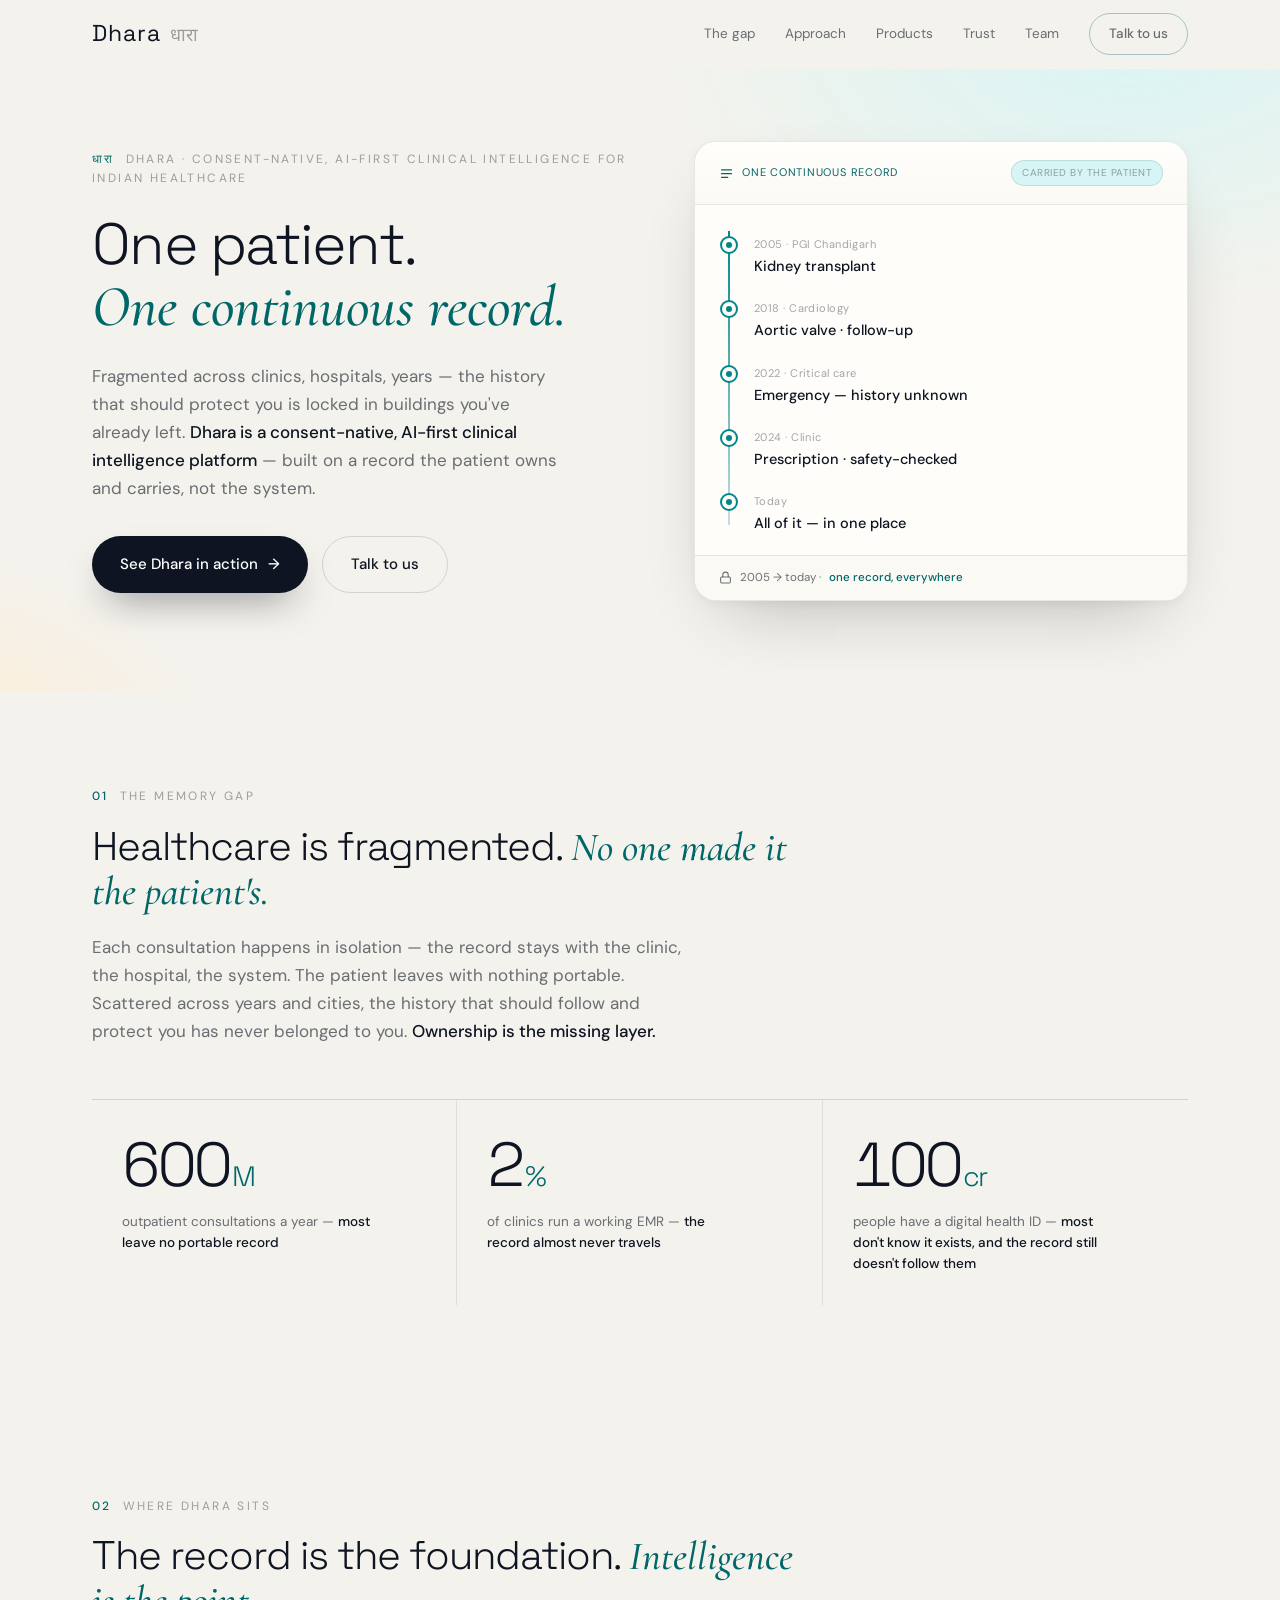
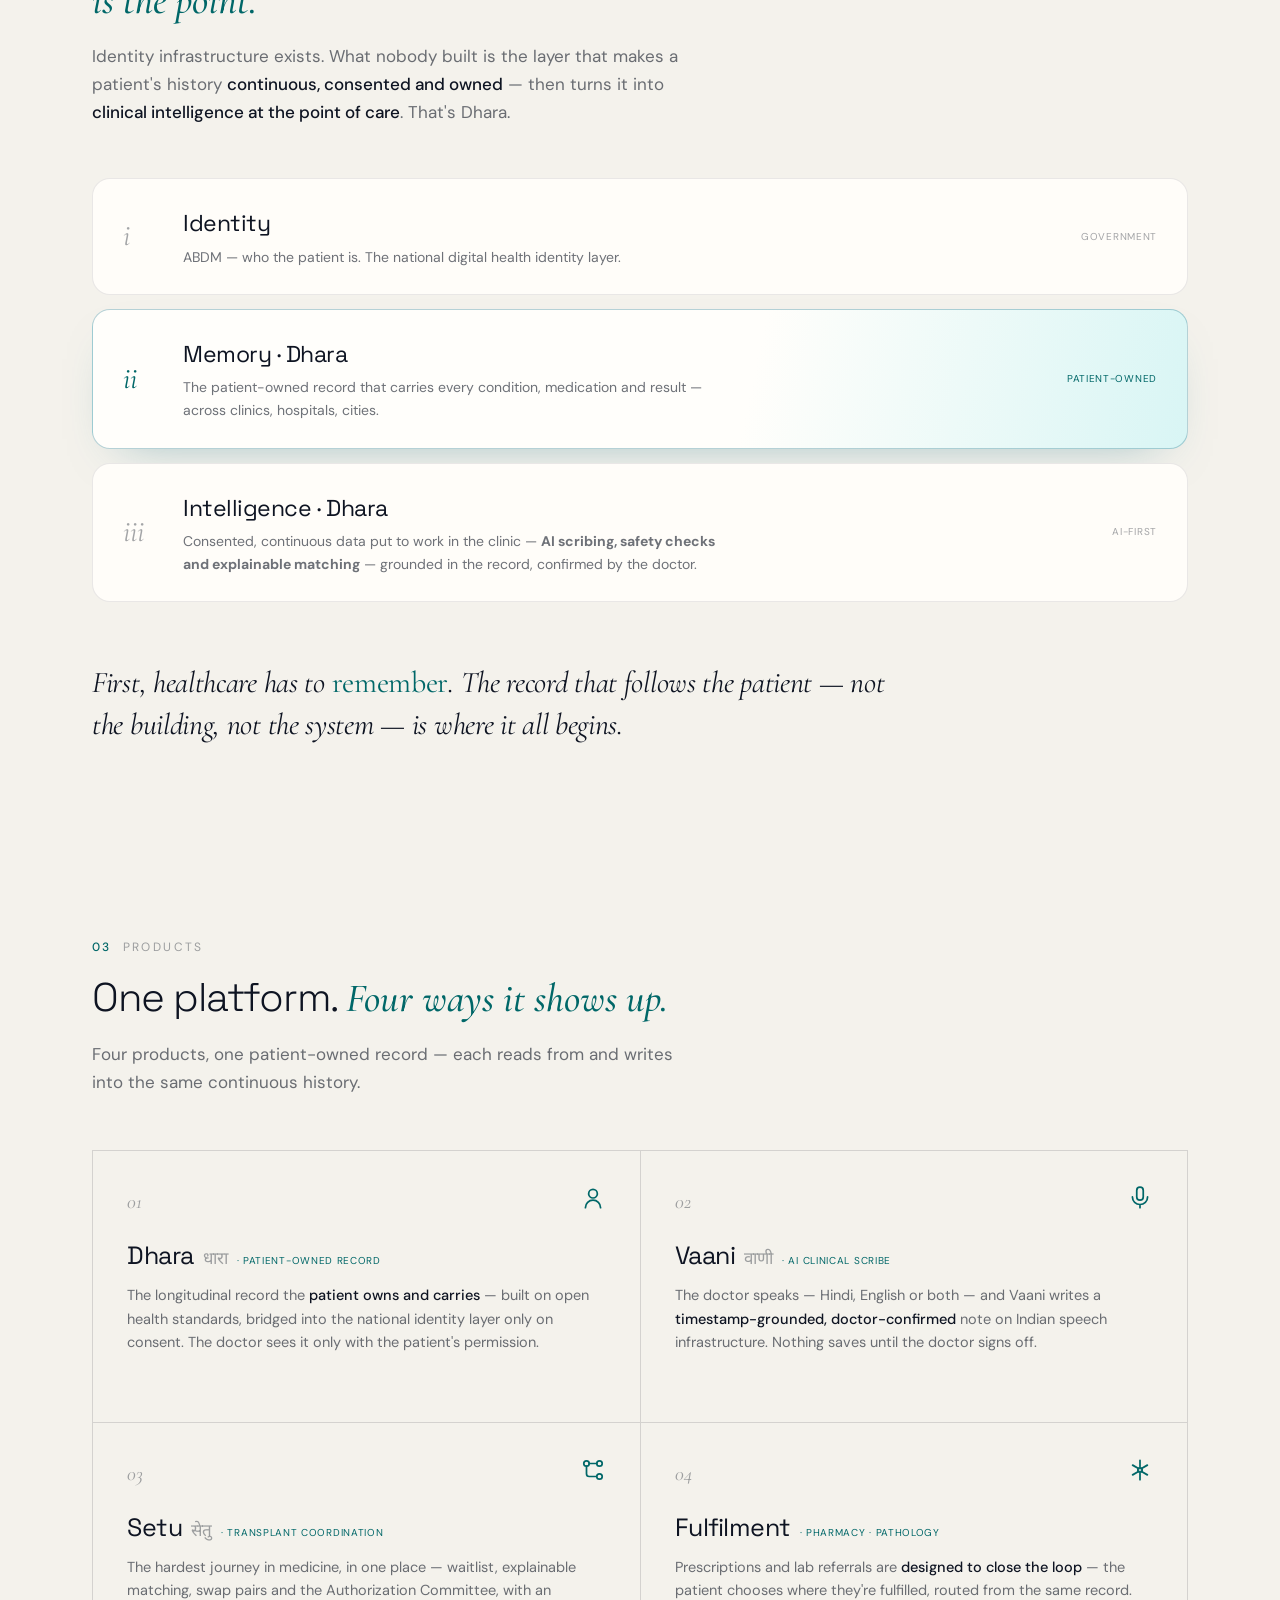
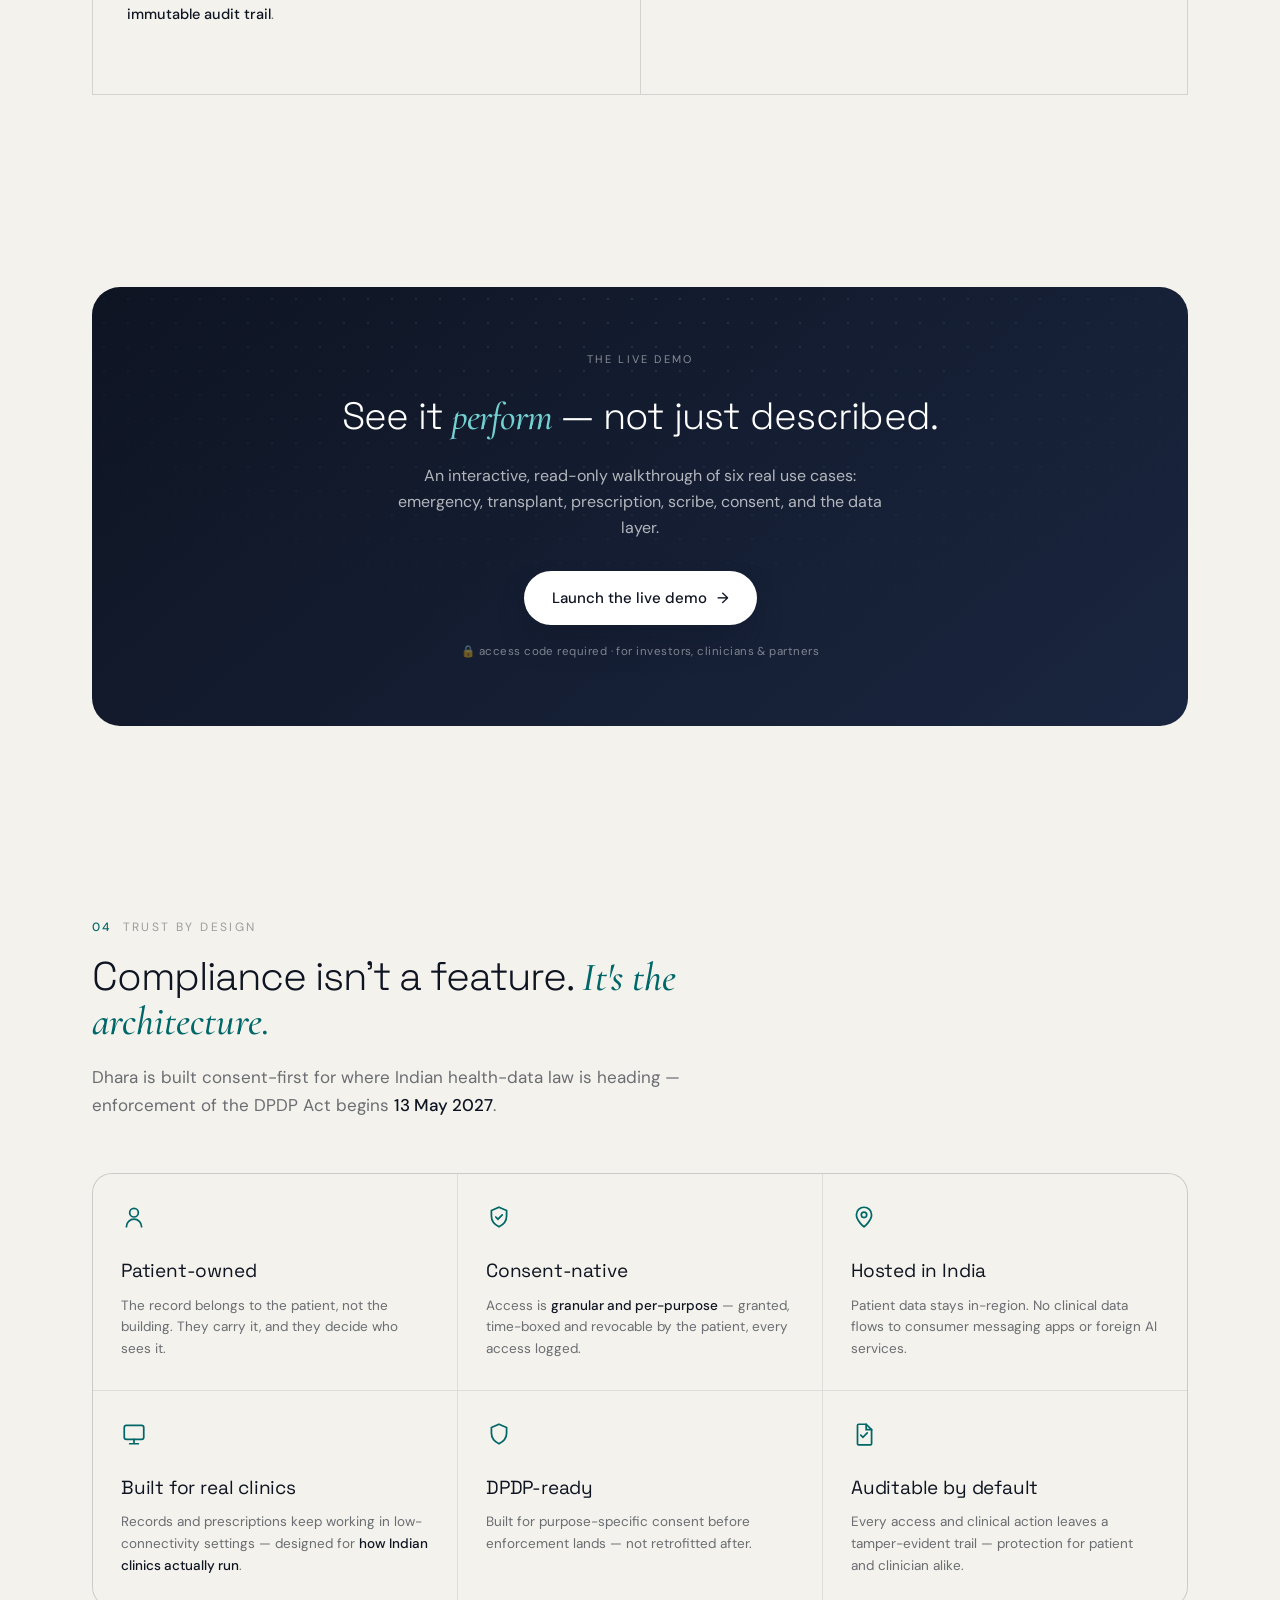
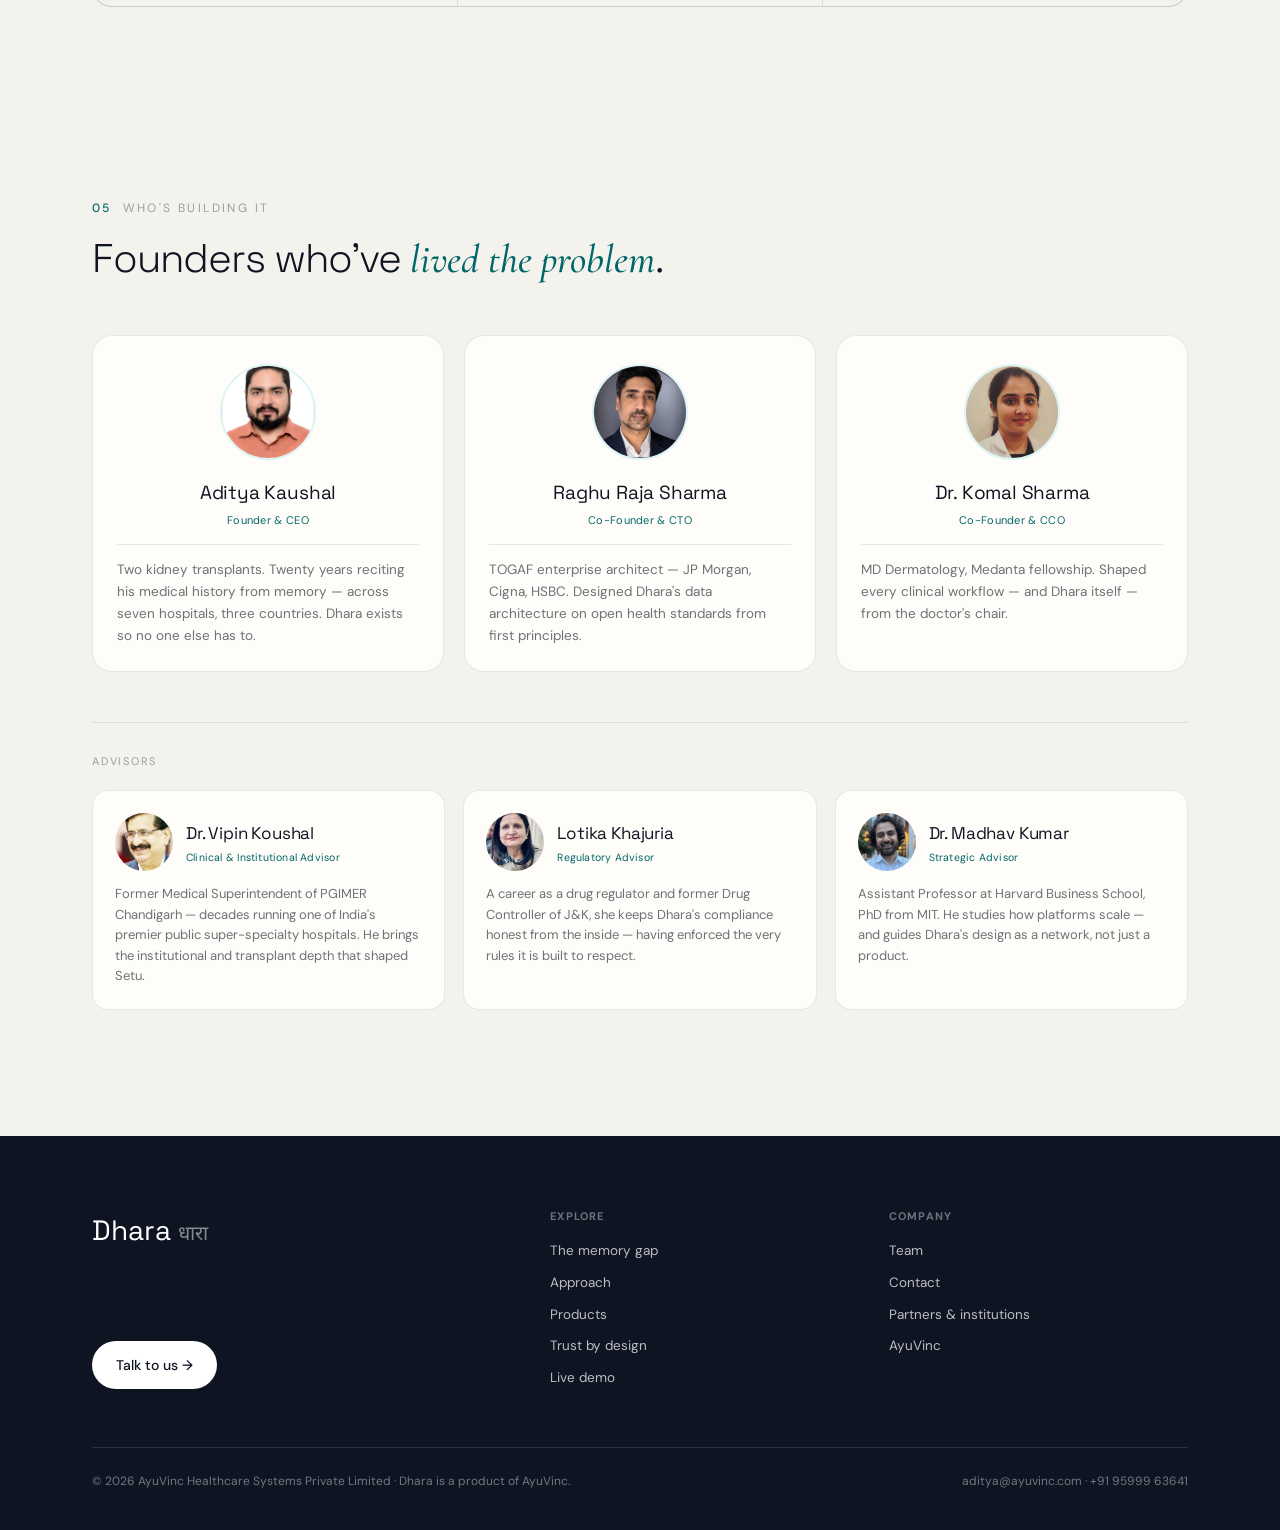
<file: index.html>
<!DOCTYPE html>
<html lang="en">
<head>
<meta charset="UTF-8">
<meta name="viewport" content="width=device-width, initial-scale=1.0">
<title>Dhara — a consent-native, AI-first clinical intelligence platform for Indian healthcare · by AyuVinc</title>
<meta name="description" content="Dhara is a consent-native, AI-first clinical intelligence platform for Indian healthcare — built on a patient-owned, continuous record.">
<link rel="canonical" href="https://www.ayuvinc.com/">
<meta name="robots" content="index, follow">
<meta name="theme-color" content="#0e1422">

<!-- Icons & PWA -->
<link rel="icon" href="favicon.ico" sizes="any">
<link rel="icon" type="image/png" sizes="32x32" href="favicon-32.png">
<link rel="icon" type="image/png" sizes="16x16" href="favicon-16.png">
<link rel="apple-touch-icon" href="images/apple-touch-icon.png">
<link rel="manifest" href="manifest.webmanifest">
<meta name="application-name" content="AyuVinc">
<meta name="apple-mobile-web-app-capable" content="yes">
<meta name="mobile-web-app-capable" content="yes">
<meta name="apple-mobile-web-app-status-bar-style" content="black-translucent">
<meta name="apple-mobile-web-app-title" content="AyuVinc">

<!-- Open Graph -->
<meta property="og:type" content="website">
<meta property="og:site_name" content="Dhara by AyuVinc">
<meta property="og:title" content="Dhara — a consent-native, AI-first clinical intelligence platform for Indian healthcare">
<meta property="og:description" content="Built on a patient-owned, continuous record — a record the patient owns and carries, not the building.">
<meta property="og:url" content="https://www.ayuvinc.com/">
<meta property="og:image" content="https://www.ayuvinc.com/images/og-cover.png">
<meta property="og:image:width" content="2400">
<meta property="og:image:height" content="1260">
<meta property="og:image:alt" content="Dhara — a consent-native, AI-first clinical intelligence platform for Indian healthcare">
<meta property="og:locale" content="en_IN">

<!-- Twitter -->
<meta name="twitter:card" content="summary_large_image">
<meta name="twitter:title" content="Dhara — a consent-native, AI-first clinical intelligence platform for Indian healthcare">
<meta name="twitter:description" content="Built on a patient-owned, continuous record — a record the patient owns and carries, not the building.">
<meta name="twitter:image" content="https://www.ayuvinc.com/images/og-cover.png">

<!-- Structured data -->
<script type="application/ld+json">
{
  "@context": "https://schema.org",
  "@graph": [
    {
      "@type": "Organization",
      "@id": "https://www.ayuvinc.com/#organization",
      "name": "AyuVinc Healthcare Systems",
      "url": "https://www.ayuvinc.com/",
      "logo": "https://www.ayuvinc.com/images/og-cover.png",
      "email": "aditya@ayuvinc.com",
      "telephone": "+91-95999-63641"
    },
    {
      "@type": "WebSite",
      "@id": "https://www.ayuvinc.com/#website",
      "url": "https://www.ayuvinc.com/",
      "name": "Dhara by AyuVinc",
      "publisher": { "@id": "https://www.ayuvinc.com/#organization" }
    },
    {
      "@type": "SoftwareApplication",
      "name": "Dhara",
      "applicationCategory": "HealthApplication",
      "operatingSystem": "Web",
      "url": "https://www.ayuvinc.com/",
      "publisher": { "@id": "https://www.ayuvinc.com/#organization" },
      "description": "Dhara is a consent-native, AI-first clinical intelligence platform for Indian healthcare, built on a patient-owned, continuous record."
    }
  ]
}
</script>
<link rel="preconnect" href="https://fonts.googleapis.com">
<link href="https://fonts.googleapis.com/css2?family=Space+Grotesk:wght@300;400;500&family=DM+Sans:wght@400;500&family=Noto+Sans+Devanagari:wght@300;400&family=Cormorant+Garamond:ital,wght@0,400;0,500;1,400;1,500&display=swap" rel="stylesheet">
<style>
*{margin:0;padding:0;box-sizing:border-box;}
:root{
  --ink:#0e1422; --ink-2:rgba(14,20,34,0.60); --ink-3:rgba(14,20,34,0.38);
  --paper:#f4f2ec; --paper-2:#ece8df; --card:#fffdf9;
  --teal:oklch(56% 0.11 195); --teal-deep:oklch(45% 0.11 195); --teal-soft:oklch(95% 0.03 195);
  --amber:oklch(70% 0.14 70); --amber-deep:oklch(54% 0.13 62); --amber-soft:oklch(95% 0.05 75);
  --rose:oklch(56% 0.17 25); --rose-soft:oklch(95% 0.04 25);
  --line:rgba(14,20,34,0.09); --line-2:rgba(14,20,34,0.14);
  --sans:'Space Grotesk',sans-serif; --mono:'DM Sans',sans-serif; --dv:'Noto Sans Devanagari',sans-serif; --serif:'Cormorant Garamond',serif;
  --shadow:0 30px 70px -34px rgba(14,20,34,0.32), 0 3px 10px rgba(14,20,34,0.04);
}
html{scroll-behavior:smooth;}
body{font-family:var(--mono);color:var(--ink);-webkit-font-smoothing:antialiased;line-height:1.62;overflow-x:hidden;
  background:var(--paper);}
::selection{background:oklch(85% 0.06 195);}
h1,h2,h3{font-family:var(--sans);font-weight:400;letter-spacing:-0.022em;}
a{color:inherit;text-decoration:none;}
.wrap{max-width:1160px;margin:0 auto;padding:0 32px;}
.serif{font-family:var(--serif);font-style:italic;}
.label{font-family:var(--mono);font-size:12px;letter-spacing:0.2em;text-transform:uppercase;color:var(--ink-3);}
.label .no{color:var(--teal-deep);font-weight:500;}

/* nav */
nav{position:sticky;top:0;z-index:100;backdrop-filter:blur(12px);background:rgba(244,242,236,0.72);border-bottom:1px solid transparent;transition:all .3s;}
nav.scrolled{background:rgba(244,242,236,0.94);border-bottom-color:var(--line);}
.nav-in{max-width:1160px;margin:0 auto;height:68px;display:flex;align-items:center;justify-content:space-between;padding:0 32px;}
.logo{display:flex;align-items:baseline;gap:9px;}
.logo .en{font-family:var(--sans);font-size:23px;letter-spacing:0.04em;}
.logo .dv{font-family:var(--dv);font-size:18px;color:var(--ink-3);}
.nav-links{display:flex;align-items:center;gap:30px;}
.nav-links a{font-size:13.5px;color:var(--ink-2);transition:color .15s;}
.nav-links a:hover{color:var(--teal-deep);}
.nav-cta{font-family:var(--mono);font-size:13px;font-weight:500;color:var(--teal-deep);background:none;border:1.5px solid rgba(40,120,140,.38);padding:9px 19px;border-radius:30px;transition:all .2s;}
.nav-cta:hover{background:var(--teal-soft);border-color:var(--teal-deep);transform:translateY(-1px);}
@media(max-width:880px){.nav-links a:not(.nav-cta){display:none;}}

/* buttons */
.btn{display:inline-flex;align-items:center;gap:10px;font-family:var(--mono);font-size:15px;font-weight:500;padding:15px 28px;border-radius:32px;cursor:pointer;transition:all .2s;border:none;}
.btn-p{color:#fff;background:var(--ink);box-shadow:0 18px 38px -16px rgba(14,20,34,.55);}
.btn-p:hover{transform:translateY(-2px);background:var(--teal-deep);box-shadow:0 24px 46px -16px rgba(40,120,140,.6);}
.btn-g{color:var(--ink);background:none;border:1px solid var(--line-2);}
.btn-g:hover{border-color:var(--ink);}
.btn .ar{transition:transform .2s;} .btn:hover .ar{transform:translateX(5px);}

/* hero */
.hero{position:relative;padding:72px 0 90px;overflow:hidden;}
.hero::before{content:'';position:absolute;inset:0;z-index:-2;background:
  radial-gradient(820px 480px at 88% -6%,var(--teal-soft),transparent 58%),
  radial-gradient(700px 480px at -10% 118%,var(--amber-soft),transparent 52%);}
.hero-grid{display:grid;grid-template-columns:1.05fr 0.95fr;gap:56px;align-items:center;}
.hero .over{margin-bottom:26px;}
.hero h1{font-size:58px;line-height:1.05;letter-spacing:-0.03em;margin-bottom:24px;font-weight:300;}
.hero h1 b{font-weight:500;}
.hero h1 .accent{color:var(--teal-deep);font-style:italic;font-family:var(--serif);font-weight:500;letter-spacing:0;}
.tagline{font-family:var(--serif);font-size:25px;font-style:italic;color:var(--ink);margin-bottom:22px;padding-left:18px;border-left:2px solid var(--teal);}
.hero .sub{font-size:17px;line-height:1.65;color:var(--ink-2);max-width:480px;margin-bottom:34px;}
.hero .sub b{color:var(--ink);font-weight:500;}
.hero-cta{display:flex;gap:14px;flex-wrap:wrap;}
@media(max-width:920px){.hero-grid{grid-template-columns:1fr;gap:44px;}.hero h1{font-size:46px;}}
@media(max-width:520px){.hero h1{font-size:38px;}}

/* continuous-record artifact */
.rec-card{background:var(--card);border:1px solid var(--line);border-radius:22px;box-shadow:var(--shadow);overflow:hidden;}
.rec-head{display:flex;align-items:center;justify-content:space-between;padding:18px 24px;border-bottom:1px solid var(--line);background:linear-gradient(180deg,#fffefb,#fbf9f4);}
.rec-head .rh-t{font-family:var(--mono);font-size:11px;letter-spacing:0.07em;text-transform:uppercase;color:var(--teal-deep);display:flex;align-items:center;gap:8px;}
.rec-head .rh-b{font-family:var(--mono);font-size:10px;letter-spacing:0.05em;text-transform:uppercase;color:var(--ink-3);background:var(--teal-soft);border:1px solid rgba(40,120,140,.18);border-radius:20px;padding:4px 10px;}
.timeline{padding:20px 24px 8px;position:relative;}
.timeline::before{content:'';position:absolute;left:33px;top:26px;bottom:30px;width:2px;background:linear-gradient(180deg,var(--teal),rgba(40,120,140,.25));}
.tl{display:flex;gap:16px;align-items:flex-start;padding:11px 0;position:relative;opacity:0;transform:translateX(-8px);}
.tl.in{opacity:1;transform:none;transition:all .5s ease;}
.tl-dot{width:18px;height:18px;border-radius:50%;background:var(--card);border:2px solid var(--teal);margin-left:1px;flex-shrink:0;position:relative;z-index:1;display:flex;align-items:center;justify-content:center;}
.tl-dot::after{content:'';width:6px;height:6px;border-radius:50%;background:var(--teal);}
.tl-y{font-family:var(--mono);font-size:11px;color:var(--ink-3);letter-spacing:.04em;}
.tl-e{font-size:14.5px;color:var(--ink);font-weight:500;margin-top:1px;}
.rec-foot{padding:13px 24px;border-top:1px solid var(--line);background:#fbf9f4;font-family:var(--mono);font-size:11.5px;color:var(--ink-2);display:flex;align-items:center;gap:8px;}
.rec-foot b{color:var(--teal-deep);font-weight:500;}

/* section scaffold */
section{padding:96px 0;}
.sec-head{max-width:720px;margin-bottom:8px;}
.sec-head .label{margin-bottom:18px;display:block;}
.sec-h{font-size:40px;line-height:1.1;font-weight:300;letter-spacing:-0.025em;margin-bottom:20px;}
.sec-h b{font-weight:500;}
.sec-h .accent{font-family:var(--serif);font-style:italic;color:var(--teal-deep);font-weight:500;letter-spacing:0;}
.sec-lede{font-size:17px;color:var(--ink-2);max-width:600px;line-height:1.65;}
.sec-lede b{color:var(--ink);font-weight:500;}
.reveal{opacity:0;transform:translateY(26px);transition:opacity .8s cubic-bezier(.2,.6,.2,1),transform .8s cubic-bezier(.2,.6,.2,1);}
.reveal.in{opacity:1;transform:none;}

/* problem — editorial stat row */
.statrow{display:grid;grid-template-columns:repeat(3,1fr);margin-top:54px;border-top:1px solid var(--line-2);}
.stat{padding:34px 30px 30px;border-right:1px solid var(--line);}
.stat:last-child{border-right:none;}
.stat .n{font-family:var(--sans);font-size:62px;font-weight:300;color:var(--ink);line-height:1;letter-spacing:-0.03em;font-variant-numeric:tabular-nums;}
.stat .n .u{font-size:28px;color:var(--teal-deep);margin-left:2px;}
.stat .l{font-size:13.5px;color:var(--ink-2);margin-top:16px;line-height:1.55;max-width:250px;}
.stat .l b{color:var(--ink);font-weight:500;}
@media(max-width:760px){.statrow{grid-template-columns:1fr;}.stat{border-right:none;border-bottom:1px solid var(--line);}.stat .n{font-size:52px;}}

/* approach — spine of layers */
.layers{margin-top:52px;position:relative;}
.layer{display:grid;grid-template-columns:auto 1fr auto;gap:26px;align-items:center;padding:26px 30px;border:1px solid var(--line);border-radius:18px;background:var(--card);margin-bottom:14px;transition:all .28s;position:relative;}
.layer:hover{transform:translateX(8px);box-shadow:var(--shadow);}
.layer.memory{border-color:rgba(40,120,140,.34);background:linear-gradient(102deg,#fffefb 60%,var(--teal-soft));box-shadow:0 20px 50px -30px rgba(40,120,140,.5);}
.layer .ln{font-family:var(--serif);font-size:30px;font-style:italic;color:var(--ink-3);width:34px;}
.layer.memory .ln{color:var(--teal-deep);}
.layer .lt{font-family:var(--sans);font-size:23px;letter-spacing:-0.02em;}
.layer .ld{font-size:14px;color:var(--ink-2);margin-top:3px;max-width:560px;}
.layer .own{font-family:var(--mono);font-size:10px;letter-spacing:0.07em;text-transform:uppercase;color:var(--ink-3);white-space:nowrap;}
.layer.memory .own{color:var(--teal-deep);}
@media(max-width:680px){.layer{grid-template-columns:auto 1fr;gap:16px;}.layer .own{display:none;}}
.pullquote{font-family:var(--serif);font-style:italic;font-size:30px;line-height:1.4;color:var(--ink);max-width:820px;margin-top:60px;letter-spacing:-0.01em;}
.pullquote .hl{color:var(--teal-deep);font-style:normal;}

/* products */
.prod-grid{display:grid;grid-template-columns:repeat(2,1fr);gap:0;margin-top:54px;border-top:1px solid var(--line-2);border-left:1px solid var(--line-2);}
.prod{padding:34px 34px 30px;border-right:1px solid var(--line-2);border-bottom:1px solid var(--line-2);transition:background .25s;position:relative;}
.prod:hover{background:var(--card);}
.prod .pix{display:flex;align-items:center;justify-content:space-between;margin-bottom:16px;}
.prod .pno{font-family:var(--serif);font-style:italic;font-size:20px;color:var(--ink-3);}
.prod .picon{color:var(--teal-deep);}
.prod .pname{display:flex;align-items:baseline;gap:9px;margin-bottom:9px;}
.prod .pname .en{font-family:var(--sans);font-size:25px;letter-spacing:-0.02em;}
.prod .pname .dv{font-family:var(--dv);font-size:17px;color:var(--ink-3);}
.prod .ptag{font-family:var(--mono);font-size:10px;letter-spacing:.07em;text-transform:uppercase;color:var(--teal-deep);}
.prod .pd{font-size:14.5px;color:var(--ink-2);line-height:1.6;}
.prod .pd b{color:var(--ink);font-weight:500;}
.prod .plink{font-family:var(--mono);font-size:12.5px;color:var(--teal-deep);margin-top:16px;display:inline-flex;align-items:center;gap:7px;opacity:0;transform:translateX(-4px);transition:all .25s;}
.prod:hover .plink{opacity:1;transform:none;}
@media(max-width:720px){.prod-grid{grid-template-columns:1fr;}}

/* demo band */
.demo-band{position:relative;background:linear-gradient(140deg,#0e1422,#1a2640);border-radius:28px;padding:64px 54px;text-align:center;color:#fff;overflow:hidden;}
.demo-band::after{content:'';position:absolute;inset:0;background-image:radial-gradient(rgba(120,200,210,.16) 1.1px,transparent 1.2px);background-size:24px 24px;mask-image:radial-gradient(70% 90% at 50% 0%,#000,transparent);-webkit-mask-image:radial-gradient(70% 90% at 50% 0%,#000,transparent);}
.demo-band .dlabel{position:relative;font-family:var(--mono);font-size:11px;letter-spacing:0.2em;text-transform:uppercase;color:rgba(255,255,255,.5);margin-bottom:18px;}
.demo-band h2{font-size:38px;font-weight:300;color:#fff;margin-bottom:14px;position:relative;letter-spacing:-0.02em;}
.demo-band h2 .accent{font-family:var(--serif);font-style:italic;color:oklch(80% 0.09 195);font-weight:500;}
.demo-band p{color:rgba(255,255,255,.68);font-size:16px;max-width:500px;margin:0 auto 30px;position:relative;}
.demo-band .btn{position:relative;}
.demo-band .btn-p{background:#fff;color:var(--ink);}
.demo-band .btn-p:hover{background:oklch(92% 0.04 195);}
.demo-band .note{font-family:var(--mono);font-size:11.5px;color:rgba(255,255,255,.45);margin-top:18px;position:relative;letter-spacing:.04em;}

/* trust */
.trust-grid{display:grid;grid-template-columns:repeat(3,1fr);gap:1px;margin-top:54px;background:var(--line);border:1px solid var(--line);border-radius:20px;overflow:hidden;}
.tcard{background:var(--paper);padding:30px 28px;transition:background .25s;}
.tcard:hover{background:var(--card);}
.tcard .ic{color:var(--teal-deep);margin-bottom:18px;}
.tcard .th{font-family:var(--sans);font-size:19px;margin-bottom:8px;letter-spacing:-0.01em;}
.tcard .td{font-size:13.5px;color:var(--ink-2);line-height:1.6;}
.tcard .td b{color:var(--ink);font-weight:500;}
@media(max-width:760px){.trust-grid{grid-template-columns:1fr;}}

/* govt stack */
.stack{display:flex;align-items:stretch;gap:0;margin-top:54px;border:1px solid var(--line-2);border-radius:18px;overflow:hidden;}
.scol{flex:1;padding:26px 20px;text-align:center;border-right:1px solid var(--line);transition:background .25s;}
.scol:last-child{border-right:none;}
.scol.us{background:linear-gradient(180deg,var(--teal-soft),#fffefb);}
.scol .sk{font-family:var(--mono);font-size:10px;letter-spacing:.1em;text-transform:uppercase;color:var(--ink-3);}
.scol.us .sk{color:var(--teal-deep);}
.scol .sn{font-family:var(--sans);font-size:20px;margin:7px 0 5px;letter-spacing:-0.01em;}
.scol.us .sn{color:var(--teal-deep);}
.scol .sd{font-size:11.5px;color:var(--ink-2);line-height:1.45;}
@media(max-width:760px){.stack{flex-wrap:wrap;}.scol{flex:1 1 40%;border-bottom:1px solid var(--line);}}

/* team */
.team-grid{display:grid;grid-template-columns:repeat(3,1fr);gap:20px;margin-top:54px;}
.founder-card{background:var(--card);border:1px solid var(--line);border-radius:20px;padding:28px 24px 24px;transition:box-shadow .25s;}
.founder-card:hover{box-shadow:var(--shadow);}
.founder-card img{width:96px;height:96px;border-radius:50%;object-fit:cover;display:block;margin:0 auto 18px;filter:grayscale(0.15);transition:filter .3s;border:2px solid var(--teal-soft);}
.founder-card:hover img{filter:none;}
.founder-card .mn{font-family:var(--sans);font-size:19px;letter-spacing:-0.01em;text-align:center;}
.founder-card .mr{font-family:var(--mono);font-size:11px;color:var(--teal-deep);margin:4px 0 14px;letter-spacing:.03em;text-align:center;}
.founder-card .mb{font-size:13.5px;color:var(--ink-2);line-height:1.62;border-top:1px solid var(--line);padding-top:14px;}
.adv-label{font-family:var(--mono);font-size:11px;letter-spacing:.16em;text-transform:uppercase;color:var(--ink-3);margin-top:50px;padding-top:30px;border-top:1px solid var(--line);}
.adv-grid{display:grid;grid-template-columns:repeat(3,1fr);gap:18px;margin-top:20px;}
.adv{background:var(--card);border:1px solid var(--line);border-radius:16px;padding:22px;transition:box-shadow .25s;}
.adv:hover{box-shadow:var(--shadow);}
.adv-top{display:flex;align-items:center;gap:13px;margin-bottom:13px;}
.adv img{width:58px;height:58px;border-radius:50%;object-fit:cover;flex-shrink:0;filter:grayscale(0.2);transition:filter .3s;}
.adv:hover img{filter:none;}
.adv .an{font-family:var(--sans);font-size:17px;letter-spacing:-0.01em;}
.adv .ar{font-family:var(--mono);font-size:10.5px;color:var(--teal-deep);line-height:1.35;margin-top:3px;letter-spacing:.02em;}
.adv .ab{font-size:13px;color:var(--ink-2);line-height:1.58;}
@media(max-width:760px){.team-grid{grid-template-columns:1fr;}.adv-grid{grid-template-columns:1fr;}}

/* footer */
footer{background:var(--ink);color:rgba(255,255,255,.7);padding:72px 0 38px;margin-top:30px;}
.foot-top{display:grid;grid-template-columns:1.4fr 1fr 1fr;gap:40px;margin-bottom:48px;}
.foot-brand .en{font-family:var(--sans);font-size:28px;color:#fff;}
.foot-brand .dv{font-family:var(--dv);font-size:20px;color:rgba(255,255,255,.5);margin-left:7px;}
.foot-brand .tl{font-family:var(--serif);font-style:italic;font-size:18px;color:rgba(255,255,255,.82);margin:14px 0 22px;}
.foot-col h4{font-family:var(--mono);font-size:11px;letter-spacing:.1em;text-transform:uppercase;color:rgba(255,255,255,.4);margin-bottom:14px;}
.foot-col a{display:block;font-size:13.5px;color:rgba(255,255,255,.72);margin-bottom:10px;transition:color .15s;}
.foot-col a:hover{color:#fff;}
.foot-btn{display:inline-flex;align-items:center;gap:9px;font-family:var(--mono);font-size:14px;font-weight:500;color:var(--ink);background:#fff;padding:13px 24px;border-radius:30px;transition:all .2s;}
.foot-btn:hover{background:oklch(85% 0.06 195);transform:translateY(-2px);}
.foot-bottom{border-top:1px solid rgba(255,255,255,.12);padding-top:24px;display:flex;justify-content:space-between;flex-wrap:wrap;gap:12px;font-size:12px;color:rgba(255,255,255,.42);}
@media(max-width:760px){.foot-top{grid-template-columns:1fr;gap:30px;}}
</style>
</head>
<body>

<nav id="nav"><div class="nav-in">
  <a class="logo" href="#top"><span class="en">Dhara</span><span class="dv">धारा</span></a>
  <div class="nav-links">
    <a href="#problem">The gap</a>
    <a href="#approach">Approach</a>
    <a href="#products">Products</a>
    <a href="#trust">Trust</a>
    <a href="#team">Team</a>
    <a class="nav-cta" href="#contact">Talk to us</a>
  </div>
</div></nav>

<a id="top"></a>
<header class="hero"><div class="wrap"><div class="hero-grid">
  <div>
    <div class="label over"><span class="no">धारा</span> &nbsp;Dhara · consent-native, AI-first clinical intelligence for Indian healthcare</div>
    <h1>One patient.<br><span class="accent">One continuous record.</span></h1>
    <p class="sub">Fragmented across clinics, hospitals, years — the history that should protect you is locked in buildings you've already left. <b>Dhara is a consent-native, AI-first clinical intelligence platform</b> — built on a record the patient owns and carries, not the system.</p>
    <div class="hero-cta">
      <a class="btn btn-p" href="https://www.ayuvinc.com/usecases/" target="_blank" rel="noopener">See Dhara in action <span class="ar">→</span></a>
      <a class="btn btn-g" href="#contact">Talk to us</a>
    </div>
  </div>
  <div>
    <div class="rec-card">
      <div class="rec-head">
        <span class="rh-t"><svg width="15" height="15" viewBox="0 0 24 24" fill="none" stroke="currentColor" stroke-width="2" stroke-linecap="round"><path d="M4 6h16M4 12h16M4 18h10"/></svg> One continuous record</span>
        <span class="rh-b">Carried by the patient</span>
      </div>
      <div class="timeline" id="timeline">
        <div class="tl"><span class="tl-dot"></span><div><div class="tl-y">2005 · PGI Chandigarh</div><div class="tl-e">Kidney transplant</div></div></div>
        <div class="tl"><span class="tl-dot"></span><div><div class="tl-y">2018 · Cardiology</div><div class="tl-e">Aortic valve · follow-up</div></div></div>
        <div class="tl"><span class="tl-dot"></span><div><div class="tl-y">2022 · Critical care</div><div class="tl-e">Emergency — history unknown</div></div></div>
        <div class="tl"><span class="tl-dot"></span><div><div class="tl-y">2024 · Clinic</div><div class="tl-e">Prescription · safety-checked</div></div></div>
        <div class="tl"><span class="tl-dot"></span><div><div class="tl-y">Today</div><div class="tl-e">All of it — in one place</div></div></div>
      </div>
      <div class="rec-foot"><svg width="13" height="13" viewBox="0 0 24 24" fill="none" stroke="currentColor" stroke-width="2"><rect x="3" y="11" width="18" height="11" rx="2"/><path d="M7 11V7a5 5 0 0 1 10 0v4"/></svg> 2005 → today · <b>one record, everywhere</b></div>
    </div>
  </div>
</div></div></header>

<!-- PROBLEM -->
<section id="problem"><div class="wrap reveal">
  <div class="sec-head">
    <span class="label"><span class="no">01</span> &nbsp;The memory gap</span>
    <h2 class="sec-h">Healthcare is fragmented. <span class="accent">No one made it the patient's.</span></h2>
    <p class="sec-lede">Each consultation happens in isolation — the record stays with the clinic, the hospital, the system. The patient leaves with nothing portable. Scattered across years and cities, the history that should follow and protect you has never belonged to you. <b>Ownership is the missing layer.</b></p>
  </div>
  <div class="statrow">
    <div class="stat"><div class="n" data-target="600"><span>0</span><span class="u">M</span></div><div class="l">outpatient consultations a year — <b>most leave no portable record</b></div></div>
    <div class="stat"><div class="n" data-target="2"><span>0</span><span class="u">%</span></div><div class="l">of clinics run a working EMR — <b>the record almost never travels</b></div></div>
    <div class="stat"><div class="n" data-target="100"><span>0</span><span class="u">cr</span></div><div class="l">people have a digital health ID — <b>most don't know it exists, and the record still doesn't follow them</b></div></div>
  </div>
</div></section>

<!-- APPROACH -->
<section id="approach"><div class="wrap reveal">
  <div class="sec-head">
    <span class="label"><span class="no">02</span> &nbsp;Where Dhara sits</span>
    <h2 class="sec-h">The record is the foundation. <span class="accent">Intelligence is the point.</span></h2>
    <p class="sec-lede">Identity infrastructure exists. What nobody built is the layer that makes a patient's history <b>continuous, consented and owned</b> — then turns it into <b>clinical intelligence at the point of care</b>. That's Dhara.</p>
  </div>
  <div class="layers">
    <div class="layer"><span class="ln">i</span><div><div class="lt">Identity</div><div class="ld">ABDM — who the patient is. The national digital health identity layer.</div></div><span class="own">Government</span></div>
    <div class="layer memory"><span class="ln">ii</span><div><div class="lt">Memory · Dhara</div><div class="ld">The patient-owned record that carries every condition, medication and result — across clinics, hospitals, cities.</div></div><span class="own">Patient-owned</span></div>
    <div class="layer"><span class="ln">iii</span><div><div class="lt">Intelligence · Dhara</div><div class="ld">Consented, continuous data put to work in the clinic — <b>AI scribing, safety checks and explainable matching</b> — grounded in the record, confirmed by the doctor.</div></div><span class="own">AI-first</span></div>
  </div>
  <p class="pullquote">First, healthcare has to <span class="hl">remember</span>. The record that follows the patient — not the building, not the system — is where it all begins.</p>
</div></section>

<!-- PRODUCTS -->
<section id="products"><div class="wrap reveal">
  <div class="sec-head">
    <span class="label"><span class="no">03</span> &nbsp;Products</span>
    <h2 class="sec-h">One platform. <span class="accent">Four ways it shows up.</span></h2>
    <p class="sec-lede">Four products, one patient-owned record — each reads from and writes into the same continuous history.</p>
  </div>
  <div class="prod-grid">
    <div class="prod">
      <div class="pix"><span class="pno">01</span><span class="picon"><svg width="26" height="26" viewBox="0 0 24 24" fill="none" stroke="currentColor" stroke-width="1.6" stroke-linecap="round"><circle cx="12" cy="8" r="4"/><path d="M5 21a7 7 0 0 1 14 0"/></svg></span></div>
      <div class="pname"><span class="en">Dhara</span><span class="dv">धारा</span> <span class="ptag">· Patient-owned record</span></div>
      <div class="pd">The longitudinal record the <b>patient owns and carries</b> — built on open health standards, bridged into the national identity layer only on consent. The doctor sees it only with the patient's permission.</div>
      <a class="plink" href="https://www.ayuvinc.com/usecases/" target="_blank">Emergency &amp; consent cases →</a>
    </div>
    <div class="prod">
      <div class="pix"><span class="pno">02</span><span class="picon"><svg width="26" height="26" viewBox="0 0 24 24" fill="none" stroke="currentColor" stroke-width="1.6" stroke-linecap="round"><path d="M12 2a3 3 0 0 0-3 3v6a3 3 0 0 0 6 0V5a3 3 0 0 0-3-3z"/><path d="M5 11a7 7 0 0 0 14 0M12 18v3"/></svg></span></div>
      <div class="pname"><span class="en">Vaani</span><span class="dv">वाणी</span> <span class="ptag">· AI clinical scribe</span></div>
      <div class="pd">The doctor speaks — Hindi, English or both — and Vaani writes a <b>timestamp-grounded, doctor-confirmed</b> note on Indian speech infrastructure. Nothing saves until the doctor signs off.</div>
      <a class="plink" href="https://www.ayuvinc.com/usecases/" target="_blank">See Vaani in action →</a>
    </div>
    <div class="prod">
      <div class="pix"><span class="pno">03</span><span class="picon"><svg width="26" height="26" viewBox="0 0 24 24" fill="none" stroke="currentColor" stroke-width="1.6" stroke-linecap="round"><circle cx="6" cy="6" r="2.5"/><circle cx="18" cy="18" r="2.5"/><circle cx="18" cy="6" r="2.5"/><path d="M8.5 6h7M6 8.5v7a2.5 2.5 0 0 0 2.5 2.5H15"/></svg></span></div>
      <div class="pname"><span class="en">Setu</span><span class="dv">सेतु</span> <span class="ptag">· Transplant coordination</span></div>
      <div class="pd">The hardest journey in medicine, in one place — waitlist, explainable matching, swap pairs and the Authorization Committee, with an <b>immutable audit trail</b>.</div>
      <a class="plink" href="https://www.ayuvinc.com/usecases/" target="_blank">See the transplant case →</a>
    </div>
    <div class="prod">
      <div class="pix"><span class="pno">04</span><span class="picon"><svg width="26" height="26" viewBox="0 0 24 24" fill="none" stroke="currentColor" stroke-width="1.6" stroke-linecap="round"><path d="M12 3v6m0 6v6M5.2 7.5l5.8 3.3M13 13.2l5.8 3.3M18.8 7.5L13 10.8M11 13.2L5.2 16.5"/><circle cx="12" cy="12" r="2"/></svg></span></div>
      <div class="pname"><span class="en">Fulfilment</span> <span class="ptag">· Pharmacy · Pathology</span></div>
      <div class="pd">Prescriptions and lab referrals are <b>designed to close the loop</b> — the patient chooses where they're fulfilled, routed from the same record.</div>
      <a class="plink" href="https://www.ayuvinc.com/usecases/" target="_blank">See the prescription case →</a>
    </div>
  </div>
</div></section>

<!-- DEMO BAND -->
<section><div class="wrap reveal">
  <div class="demo-band">
    <div class="dlabel">The live demo</div>
    <h2>See it <span class="accent">perform</span> — not just described.</h2>
    <p>An interactive, read-only walkthrough of six real use cases: emergency, transplant, prescription, scribe, consent, and the data layer.</p>
    <a class="btn btn-p" href="https://www.ayuvinc.com/usecases/" target="_blank" rel="noopener">Launch the live demo <span class="ar">→</span></a>
    <div class="note">🔒 access code required · for investors, clinicians &amp; partners</div>
  </div>
</div></section>

<!-- TRUST -->
<section id="trust"><div class="wrap reveal">
  <div class="sec-head">
    <span class="label"><span class="no">04</span> &nbsp;Trust by design</span>
    <h2 class="sec-h">Compliance isn't a feature. <span class="accent">It's the architecture.</span></h2>
    <p class="sec-lede">Dhara is built consent-first for where Indian health-data law is heading — enforcement of the DPDP Act begins <b>13 May 2027</b>.</p>
  </div>
  <div class="trust-grid">
    <div class="tcard"><div class="ic"><svg width="26" height="26" viewBox="0 0 24 24" fill="none" stroke="currentColor" stroke-width="1.6" stroke-linecap="round"><circle cx="12" cy="8" r="4"/><path d="M5 21a7 7 0 0 1 14 0"/></svg></div><div class="th">Patient-owned</div><div class="td">The record belongs to the patient, not the building. They carry it, and they decide who sees it.</div></div>
    <div class="tcard"><div class="ic"><svg width="26" height="26" viewBox="0 0 24 24" fill="none" stroke="currentColor" stroke-width="1.6" stroke-linecap="round"><path d="M12 3l7 3v5c0 4.5-3 8-7 10-4-2-7-5.5-7-10V6z"/><path d="M9 12l2 2 4-4"/></svg></div><div class="th">Consent-native</div><div class="td">Access is <b>granular and per-purpose</b> — granted, time-boxed and revocable by the patient, every access logged.</div></div>
    <div class="tcard"><div class="ic"><svg width="26" height="26" viewBox="0 0 24 24" fill="none" stroke="currentColor" stroke-width="1.6" stroke-linecap="round"><path d="M12 21s-7-5.4-7-11a7 7 0 0 1 14 0c0 5.6-7 11-7 11z"/><circle cx="12" cy="10" r="2.5"/></svg></div><div class="th">Hosted in India</div><div class="td">Patient data stays in-region. No clinical data flows to consumer messaging apps or foreign AI services.</div></div>
    <div class="tcard"><div class="ic"><svg width="26" height="26" viewBox="0 0 24 24" fill="none" stroke="currentColor" stroke-width="1.6" stroke-linecap="round"><rect x="3" y="4" width="18" height="13" rx="2"/><path d="M8 21h8M12 17v4"/></svg></div><div class="th">Built for real clinics</div><div class="td">Records and prescriptions keep working in low-connectivity settings — designed for <b>how Indian clinics actually run</b>.</div></div>
    <div class="tcard"><div class="ic"><svg width="26" height="26" viewBox="0 0 24 24" fill="none" stroke="currentColor" stroke-width="1.6" stroke-linecap="round"><path d="M12 3l7 3v5c0 4.5-3 8-7 10-4-2-7-5.5-7-10V6z"/></svg></div><div class="th">DPDP-ready</div><div class="td">Built for purpose-specific consent before enforcement lands — not retrofitted after.</div></div>
    <div class="tcard"><div class="ic"><svg width="26" height="26" viewBox="0 0 24 24" fill="none" stroke="currentColor" stroke-width="1.6" stroke-linecap="round"><path d="M7 3h7l5 5v13a1 1 0 0 1-1 1H7a1 1 0 0 1-1-1V4a1 1 0 0 1 1-1z"/><path d="M14 3v5h5M9 13l2 2 4-4"/></svg></div><div class="th">Auditable by default</div><div class="td">Every access and clinical action leaves a tamper-evident trail — protection for patient and clinician alike.</div></div>
  </div>
</div></section>

<!-- TEAM -->
<section id="team"><div class="wrap reveal">
  <div class="sec-head">
    <span class="label"><span class="no">05</span> &nbsp;Who's building it</span>
    <h2 class="sec-h">Founders who've <span class="accent">lived the problem</span>.</h2>
  </div>
  <div class="team-grid">
    <div class="founder-card"><img src="images/aditya.png" alt="Aditya Kaushal"><div class="mn">Aditya Kaushal</div><div class="mr">Founder &amp; CEO</div><div class="mb">Two kidney transplants. Twenty years reciting his medical history from memory — across seven hospitals, three countries. Dhara exists so no one else has to.</div></div>
    <div class="founder-card"><img src="images/raghu.png" alt="Raghu Raja Sharma"><div class="mn">Raghu Raja Sharma</div><div class="mr">Co-Founder &amp; CTO</div><div class="mb">TOGAF enterprise architect — JP Morgan, Cigna, HSBC. Designed Dhara's data architecture on open health standards from first principles.</div></div>
    <div class="founder-card"><img src="images/komal.png" alt="Dr. Komal Sharma"><div class="mn">Dr. Komal Sharma</div><div class="mr">Co-Founder &amp; CCO</div><div class="mb">MD Dermatology, Medanta fellowship. Shaped every clinical workflow — and Dhara itself — from the doctor's chair.</div></div>
  </div>
  <div class="adv-label">Advisors</div>
  <div class="adv-grid">
    <div class="adv">
      <div class="adv-top"><img src="images/vipin.jpg" alt="Dr. Vipin Koushal"><div><div class="an">Dr. Vipin Koushal</div><div class="ar">Clinical &amp; Institutional Advisor</div></div></div>
      <div class="ab">Former Medical Superintendent of PGIMER Chandigarh — decades running one of India's premier public super-specialty hospitals. He brings the institutional and transplant depth that shaped Setu.</div>
    </div>
    <div class="adv">
      <div class="adv-top"><img src="images/lotika.jpg" alt="Lotika Khajuria"><div><div class="an">Lotika Khajuria</div><div class="ar">Regulatory Advisor</div></div></div>
      <div class="ab">A career as a drug regulator and former Drug Controller of J&amp;K, she keeps Dhara's compliance honest from the inside — having enforced the very rules it is built to respect.</div>
    </div>
    <div class="adv">
      <div class="adv-top"><img src="images/madhav.png" alt="Dr. Madhav Kumar"><div><div class="an">Dr. Madhav Kumar</div><div class="ar">Strategic Advisor</div></div></div>
      <div class="ab">Assistant Professor at Harvard Business School, PhD from MIT. He studies how platforms scale — and guides Dhara's design as a network, not just a product.</div>
    </div>
  </div>
</div></section>

<!-- FOOTER / CONTACT -->
<footer id="contact"><div class="wrap">
  <div class="foot-top">
    <div class="foot-brand">
      <div><span class="en">Dhara</span><span class="dv">धारा</span></div>
      <div class="tl">One patient. One continuous record.</div>
      <a class="foot-btn" href="mailto:aditya@ayuvinc.com?subject=Dhara%20%E2%80%94%20let's%20talk">Talk to us →</a>
    </div>
    <div class="foot-col"><h4>Explore</h4><a href="#problem">The memory gap</a><a href="#approach">Approach</a><a href="#products">Products</a><a href="#trust">Trust by design</a><a href="https://www.ayuvinc.com/usecases/" target="_blank">Live demo</a></div>
    <div class="foot-col"><h4>Company</h4><a href="#team">Team</a><a href="mailto:aditya@ayuvinc.com">Contact</a><a href="mailto:aditya@ayuvinc.com?subject=Dhara%20%E2%80%94%20partnership">Partners &amp; institutions</a><a href="https://www.ayuvinc.com" target="_blank">AyuVinc</a></div>
  </div>
  <div class="foot-bottom">
    <span>© 2026 AyuVinc Healthcare Systems Private Limited · Dhara is a product of AyuVinc.</span>
    <span>aditya@ayuvinc.com · +91 95999 63641</span>
  </div>
</div></footer>

<script>
if('serviceWorker' in navigator){addEventListener('load',()=>navigator.serviceWorker.register('/sw.js').catch(()=>{}));}
const nav=document.getElementById('nav');
addEventListener('scroll',()=>nav.classList.toggle('scrolled',scrollY>10));
const io=new IntersectionObserver((es)=>es.forEach(e=>{if(e.isIntersecting){e.target.classList.add('in');io.unobserve(e.target);}}),{threshold:0.12});
document.querySelectorAll('.reveal').forEach(el=>io.observe(el));
/* timeline stagger */
const tio=new IntersectionObserver((es)=>es.forEach(e=>{if(e.isIntersecting){[...document.querySelectorAll('#timeline .tl')].forEach((t,i)=>setTimeout(()=>t.classList.add('in'),150+i*180));tio.disconnect();}}),{threshold:0.3});
const tl=document.getElementById('timeline'); if(tl)tio.observe(tl);
/* counters */
function ac(el){const t=+el.dataset.target,s=el.querySelector('span');let v=0,step=Math.max(1,t/45);const tk=()=>{v+=step;if(v>=t){s.textContent=t;}else{s.textContent=Math.round(v);requestAnimationFrame(tk);}};tk();}
const cio=new IntersectionObserver((es)=>es.forEach(e=>{if(e.isIntersecting){ac(e.target);cio.unobserve(e.target);}}),{threshold:0.6});
document.querySelectorAll('.stat .n').forEach(el=>cio.observe(el));
</script>
</body>
</html>
</file>
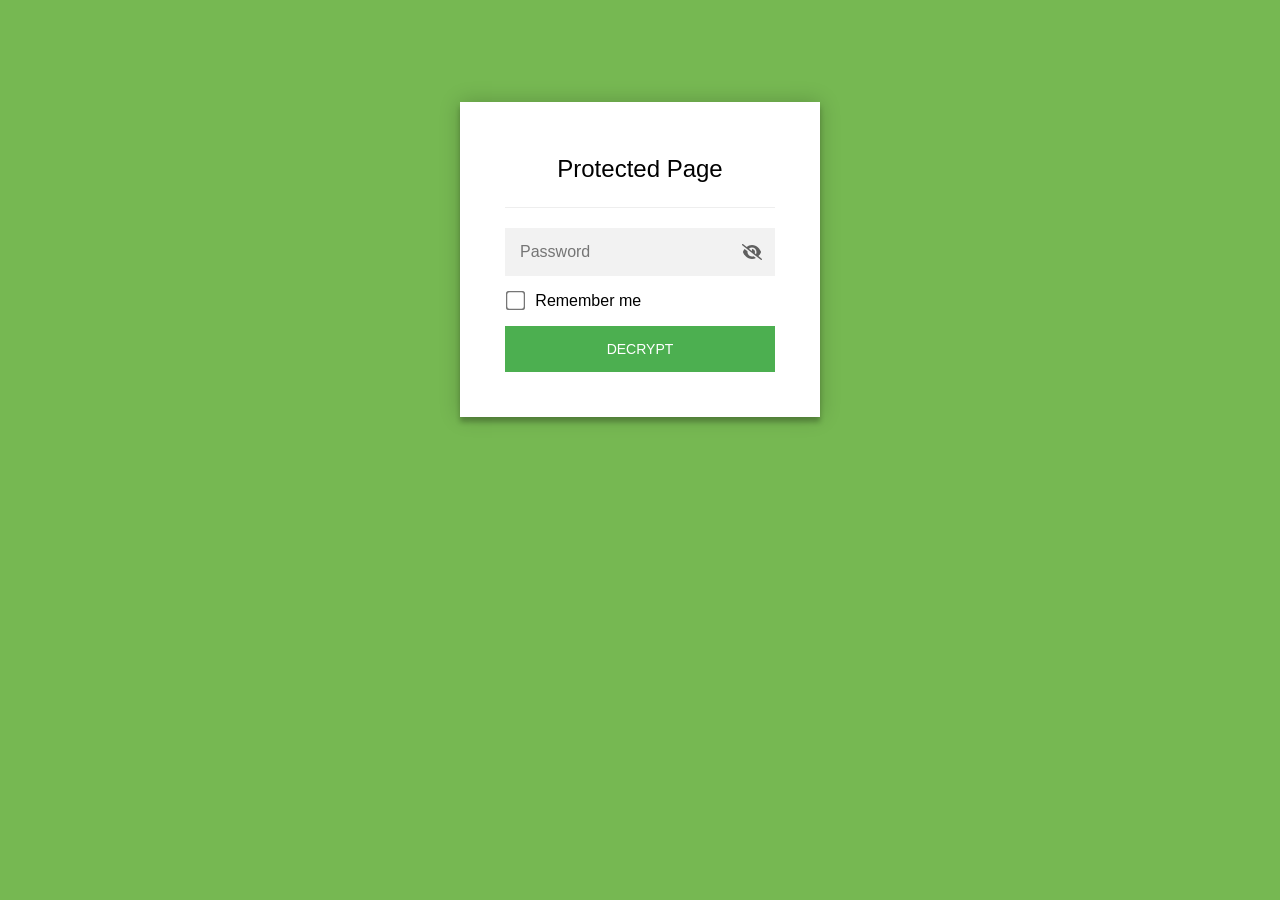
<file: usecases/index.html>
<!DOCTYPE html>
<html class="staticrypt-html">
    <head>
        <meta charset="utf-8" />
        <title>Protected Page</title>
        <meta name="viewport" content="width=device-width, initial-scale=1" />

        <!-- do not cache this page -->
        <meta http-equiv="cache-control" content="max-age=0" />
        <meta http-equiv="cache-control" content="no-cache" />
        <meta http-equiv="expires" content="0" />
        <meta http-equiv="expires" content="Tue, 01 Jan 1980 1:00:00 GMT" />
        <meta http-equiv="pragma" content="no-cache" />

        <style>
            .staticrypt-hr {
                margin-top: 20px;
                margin-bottom: 20px;
                border: 0;
                border-top: 1px solid #eee;
            }

            .staticrypt-page {
                width: 360px;
                padding: 8% 0 0;
                margin: auto;
                box-sizing: border-box;
            }

            .staticrypt-form {
                position: relative;
                z-index: 1;
                background: #ffffff;
                max-width: 360px;
                margin: 0 auto 100px;
                padding: 45px;
                text-align: center;
                box-shadow: 0 0 20px 0 rgba(0, 0, 0, 0.2), 0 5px 5px 0 rgba(0, 0, 0, 0.24);
            }

            .staticrypt-form input[type="password"],
            input[type="text"] {
                background: inherit;
                border: 0;
                box-sizing: border-box; /* This ensures padding is included in the total width */
                font-size: 14px;
                outline: 0;
                padding: 15px 30px 15px 15px; /* Adjust the padding to ensure there is space for the icon */
                width: 100%;
            }

            .staticrypt-password-container {
                position: relative;
                outline: 0;
                background: #f2f2f2;
                width: 100%;
                border: 0;
                margin: 0 0 15px;
                box-sizing: border-box;
            }

            .staticrypt-toggle-password-visibility {
                cursor: pointer;
                height: 20px;
                opacity: 60%;
                padding: 13px;
                position: absolute;
                right: 0;
                top: 50%;
                transform: translateY(-50%);
                width: 20px;
            }

            .staticrypt-form .staticrypt-decrypt-button {
                text-transform: uppercase;
                outline: 0;
                background: #4CAF50;
                width: 100%;
                border: 0;
                padding: 15px;
                color: #ffffff;
                font-size: 14px;
                cursor: pointer;
            }

            .staticrypt-form .staticrypt-decrypt-button:hover,
            .staticrypt-form .staticrypt-decrypt-button:active,
            .staticrypt-form .staticrypt-decrypt-button:focus {
                background: #4CAF50;
                filter: brightness(92%);
            }

            .staticrypt-html {
                height: 100%;
            }

            .staticrypt-body {
                height: 100%;
                margin: 0;
            }

            .staticrypt-content {
                height: 100%;
                margin-bottom: 1em;
                background: #76B852;
                font-family: "Arial", sans-serif;
                -webkit-font-smoothing: antialiased;
                -moz-osx-font-smoothing: grayscale;
            }

            .staticrypt-instructions {
                margin-top: -1em;
                margin-bottom: 1em;
            }

            .staticrypt-title {
                font-size: 1.5em;
            }

            label.staticrypt-remember {
                display: flex;
                align-items: center;
                margin-bottom: 1em;
            }

            .staticrypt-remember input[type="checkbox"] {
                transform: scale(1.5);
                margin-right: 1em;
            }

            .hidden {
                display: none !important;
            }

            .staticrypt-spinner-container {
                height: 100%;
                display: flex;
                align-items: center;
                justify-content: center;
            }

            .staticrypt-spinner {
                display: inline-block;
                width: 2rem;
                height: 2rem;
                vertical-align: text-bottom;
                border: 0.25em solid gray;
                border-right-color: transparent;
                border-radius: 50%;
                -webkit-animation: spinner-border 0.75s linear infinite;
                animation: spinner-border 0.75s linear infinite;
                animation-duration: 0.75s;
                animation-timing-function: linear;
                animation-delay: 0s;
                animation-iteration-count: infinite;
                animation-direction: normal;
                animation-fill-mode: none;
                animation-play-state: running;
                animation-name: spinner-border;
            }

            @keyframes spinner-border {
                100% {
                    transform: rotate(360deg);
                }
            }

            @media screen and (-webkit-min-device-pixel-ratio: 0) {
                .staticrypt-form input[type="password"],
                input[type="text"] {
                    font-size: 16px;
                }
            }
        </style>
    </head>

    <body class="staticrypt-body">
        <div id="staticrypt_loading" class="staticrypt-spinner-container">
            <div class="staticrypt-spinner"></div>
        </div>

        <div id="staticrypt_content" class="staticrypt-content hidden">
            <div class="staticrypt-page">
                <div class="staticrypt-form">
                    <div class="staticrypt-instructions">
                        <p class="staticrypt-title">Protected Page</p>
                        <p></p>
                    </div>

                    <hr class="staticrypt-hr" />

                    <form id="staticrypt-form" action="#" method="post">
                        <div class="staticrypt-password-container">
                            <input
                                id="staticrypt-password"
                                type="password"
                                name="password"
                                placeholder="Password"
                                autofocus
                            />

                            <img
                                class="staticrypt-toggle-password-visibility"
                                alt="Show password"
                                title="Show password"
                                src="[data-uri]"
                            />
                        </div>

                        <label id="staticrypt-remember-label" class="staticrypt-remember hidden">
                            <input id="staticrypt-remember" type="checkbox" name="remember" />
                            Remember me
                        </label>

                        <input type="submit" class="staticrypt-decrypt-button" value="DECRYPT" />
                    </form>
                </div>
            </div>
        </div>

        <script>
            // these variables will be filled when generating the file - the template format is 'variable_name'
            const staticryptInitiator = ((function(){
  const exports = {};
  const cryptoEngine = ((function(){
  const exports = {};
  const { subtle } = crypto;

const IV_BITS = 16 * 8;
const HEX_BITS = 4;
const ENCRYPTION_ALGO = "AES-CBC";

/**
 * Translates between utf8 encoded hexadecimal strings
 * and Uint8Array bytes.
 */
const HexEncoder = {
    /**
     * hex string -> bytes
     * @param {string} hexString
     * @returns {Uint8Array}
     */
    parse: function (hexString) {
        if (hexString.length % 2 !== 0) throw "Invalid hexString";
        const arrayBuffer = new Uint8Array(hexString.length / 2);

        for (let i = 0; i < hexString.length; i += 2) {
            const byteValue = parseInt(hexString.substring(i, i + 2), 16);
            if (isNaN(byteValue)) {
                throw "Invalid hexString";
            }
            arrayBuffer[i / 2] = byteValue;
        }
        return arrayBuffer;
    },

    /**
     * bytes -> hex string
     * @param {Uint8Array} bytes
     * @returns {string}
     */
    stringify: function (bytes) {
        const hexBytes = [];

        for (let i = 0; i < bytes.length; ++i) {
            let byteString = bytes[i].toString(16);
            if (byteString.length < 2) {
                byteString = "0" + byteString;
            }
            hexBytes.push(byteString);
        }
        return hexBytes.join("");
    },
};

/**
 * Translates between utf8 strings and Uint8Array bytes.
 */
const UTF8Encoder = {
    parse: function (str) {
        return new TextEncoder().encode(str);
    },

    stringify: function (bytes) {
        return new TextDecoder().decode(bytes);
    },
};

/**
 * Salt and encrypt a msg with a password.
 */
async function encrypt(msg, hashedPassword) {
    // Must be 16 bytes, unpredictable, and preferably cryptographically random. However, it need not be secret.
    // https://developer.mozilla.org/en-US/docs/Web/API/SubtleCrypto/encrypt#parameters
    const iv = crypto.getRandomValues(new Uint8Array(IV_BITS / 8));

    const key = await subtle.importKey("raw", HexEncoder.parse(hashedPassword), ENCRYPTION_ALGO, false, ["encrypt"]);

    const encrypted = await subtle.encrypt(
        {
            name: ENCRYPTION_ALGO,
            iv: iv,
        },
        key,
        UTF8Encoder.parse(msg)
    );

    // iv will be 32 hex characters, we prepend it to the ciphertext for use in decryption
    return HexEncoder.stringify(iv) + HexEncoder.stringify(new Uint8Array(encrypted));
}
exports.encrypt = encrypt;

/**
 * Decrypt a salted msg using a password.
 *
 * @param {string} encryptedMsg
 * @param {string} hashedPassword
 * @returns {Promise<string>}
 */
async function decrypt(encryptedMsg, hashedPassword) {
    const ivLength = IV_BITS / HEX_BITS;
    const iv = HexEncoder.parse(encryptedMsg.substring(0, ivLength));
    const encrypted = encryptedMsg.substring(ivLength);

    const key = await subtle.importKey("raw", HexEncoder.parse(hashedPassword), ENCRYPTION_ALGO, false, ["decrypt"]);

    const outBuffer = await subtle.decrypt(
        {
            name: ENCRYPTION_ALGO,
            iv: iv,
        },
        key,
        HexEncoder.parse(encrypted)
    );

    return UTF8Encoder.stringify(new Uint8Array(outBuffer));
}
exports.decrypt = decrypt;

/**
 * Salt and hash the password so it can be stored in localStorage without opening a password reuse vulnerability.
 *
 * @param {string} password
 * @param {string} salt
 * @returns {Promise<string>}
 */
async function hashPassword(password, salt) {
    // we hash the password in multiple steps, each adding more iterations. This is because we used to allow less
    // iterations, so for backward compatibility reasons, we need to support going from that to more iterations.
    let hashedPassword = await hashLegacyRound(password, salt);

    hashedPassword = await hashSecondRound(hashedPassword, salt);

    return hashThirdRound(hashedPassword, salt);
}
exports.hashPassword = hashPassword;

/**
 * This hashes the password with 1k iterations. This is a low number, we need this function to support backwards
 * compatibility.
 *
 * @param {string} password
 * @param {string} salt
 * @returns {Promise<string>}
 */
function hashLegacyRound(password, salt) {
    return pbkdf2(password, salt, 1000, "SHA-1");
}
exports.hashLegacyRound = hashLegacyRound;

/**
 * Add a second round of iterations. This is because we used to use 1k, so for backwards compatibility with
 * remember-me/autodecrypt links, we need to support going from that to more iterations.
 *
 * @param hashedPassword
 * @param salt
 * @returns {Promise<string>}
 */
function hashSecondRound(hashedPassword, salt) {
    return pbkdf2(hashedPassword, salt, 14000, "SHA-256");
}
exports.hashSecondRound = hashSecondRound;

/**
 * Add a third round of iterations to bring total number to 600k. This is because we used to use 1k, then 15k, so for
 * backwards compatibility with remember-me/autodecrypt links, we need to support going from that to more iterations.
 *
 * @param hashedPassword
 * @param salt
 * @returns {Promise<string>}
 */
function hashThirdRound(hashedPassword, salt) {
    return pbkdf2(hashedPassword, salt, 585000, "SHA-256");
}
exports.hashThirdRound = hashThirdRound;

/**
 * Salt and hash the password so it can be stored in localStorage without opening a password reuse vulnerability.
 *
 * @param {string} password
 * @param {string} salt
 * @param {int} iterations
 * @param {string} hashAlgorithm
 * @returns {Promise<string>}
 */
async function pbkdf2(password, salt, iterations, hashAlgorithm) {
    const key = await subtle.importKey("raw", UTF8Encoder.parse(password), "PBKDF2", false, ["deriveBits"]);

    const keyBytes = await subtle.deriveBits(
        {
            name: "PBKDF2",
            hash: hashAlgorithm,
            iterations,
            salt: UTF8Encoder.parse(salt),
        },
        key,
        256
    );

    return HexEncoder.stringify(new Uint8Array(keyBytes));
}

function generateRandomSalt() {
    const bytes = crypto.getRandomValues(new Uint8Array(128 / 8));

    return HexEncoder.stringify(new Uint8Array(bytes));
}
exports.generateRandomSalt = generateRandomSalt;

async function signMessage(hashedPassword, message) {
    const key = await subtle.importKey(
        "raw",
        HexEncoder.parse(hashedPassword),
        {
            name: "HMAC",
            hash: "SHA-256",
        },
        false,
        ["sign"]
    );
    const signature = await subtle.sign("HMAC", key, UTF8Encoder.parse(message));

    return HexEncoder.stringify(new Uint8Array(signature));
}
exports.signMessage = signMessage;

function getRandomAlphanum() {
    const possibleCharacters = "abcdefghijklmnopqrstuvwxyzABCDEFGHIJKLMNOPQRSTUVWXYZ0123456789";

    let byteArray;
    let parsedInt;

    // Keep generating new random bytes until we get a value that falls
    // within a range that can be evenly divided by possibleCharacters.length
    do {
        byteArray = crypto.getRandomValues(new Uint8Array(1));
        // extract the lowest byte to get an int from 0 to 255 (probably unnecessary, since we're only generating 1 byte)
        parsedInt = byteArray[0] & 0xff;
    } while (parsedInt >= 256 - (256 % possibleCharacters.length));

    // Take the modulo of the parsed integer to get a random number between 0 and totalLength - 1
    const randomIndex = parsedInt % possibleCharacters.length;

    return possibleCharacters[randomIndex];
}

/**
 * Generate a random string of a given length.
 *
 * @param {int} length
 * @returns {string}
 */
function generateRandomString(length) {
    let randomString = "";

    for (let i = 0; i < length; i++) {
        randomString += getRandomAlphanum();
    }

    return randomString;
}
exports.generateRandomString = generateRandomString;

  return exports;
})());
const codec = ((function(){
  const exports = {};
  /**
 * Initialize the codec with the provided cryptoEngine - this return functions to encode and decode messages.
 *
 * @param cryptoEngine - the engine to use for encryption / decryption
 */
function init(cryptoEngine) {
    const exports = {};

    /**
     * Top-level function for encoding a message.
     * Includes password hashing, encryption, and signing.
     *
     * @param {string} msg
     * @param {string} password
     * @param {string} salt
     *
     * @returns {string} The encoded text
     */
    async function encode(msg, password, salt) {
        const hashedPassword = await cryptoEngine.hashPassword(password, salt);

        const encrypted = await cryptoEngine.encrypt(msg, hashedPassword);

        // we use the hashed password in the HMAC because this is effectively what will be used a password (so we can store
        // it in localStorage safely, we don't use the clear text password)
        const hmac = await cryptoEngine.signMessage(hashedPassword, encrypted);

        return hmac + encrypted;
    }
    exports.encode = encode;

    /**
     * Encode using a password that has already been hashed. This is useful to encode multiple messages in a row, that way
     * we don't need to hash the password multiple times.
     *
     * @param {string} msg
     * @param {string} hashedPassword
     *
     * @returns {string} The encoded text
     */
    async function encodeWithHashedPassword(msg, hashedPassword) {
        const encrypted = await cryptoEngine.encrypt(msg, hashedPassword);

        // we use the hashed password in the HMAC because this is effectively what will be used a password (so we can store
        // it in localStorage safely, we don't use the clear text password)
        const hmac = await cryptoEngine.signMessage(hashedPassword, encrypted);

        return hmac + encrypted;
    }
    exports.encodeWithHashedPassword = encodeWithHashedPassword;

    /**
     * Top-level function for decoding a message.
     * Includes signature check and decryption.
     *
     * @param {string} signedMsg
     * @param {string} hashedPassword
     * @param {string} salt
     * @param {int} backwardCompatibleAttempt
     * @param {string} originalPassword
     *
     * @returns {Object} {success: true, decoded: string} | {success: false, message: string}
     */
    async function decode(signedMsg, hashedPassword, salt, backwardCompatibleAttempt = 0, originalPassword = "") {
        const encryptedHMAC = signedMsg.substring(0, 64);
        const encryptedMsg = signedMsg.substring(64);
        const decryptedHMAC = await cryptoEngine.signMessage(hashedPassword, encryptedMsg);

        if (decryptedHMAC !== encryptedHMAC) {
            // we have been raising the number of iterations in the hashing algorithm multiple times, so to support the old
            // remember-me/autodecrypt links we need to try bringing the old hashes up to speed.
            originalPassword = originalPassword || hashedPassword;
            if (backwardCompatibleAttempt === 0) {
                const updatedHashedPassword = await cryptoEngine.hashThirdRound(originalPassword, salt);

                return decode(signedMsg, updatedHashedPassword, salt, backwardCompatibleAttempt + 1, originalPassword);
            }
            if (backwardCompatibleAttempt === 1) {
                let updatedHashedPassword = await cryptoEngine.hashSecondRound(originalPassword, salt);
                updatedHashedPassword = await cryptoEngine.hashThirdRound(updatedHashedPassword, salt);

                return decode(signedMsg, updatedHashedPassword, salt, backwardCompatibleAttempt + 1, originalPassword);
            }

            return { success: false, message: "Signature mismatch" };
        }

        return {
            success: true,
            decoded: await cryptoEngine.decrypt(encryptedMsg, hashedPassword),
        };
    }
    exports.decode = decode;

    return exports;
}
exports.init = init;

  return exports;
})());
const decode = codec.init(cryptoEngine).decode;

/**
 * Initialize the staticrypt module, that exposes functions callbable by the password_template.
 *
 * @param {{
 *  staticryptEncryptedMsgUniqueVariableName: string,
 *  isRememberEnabled: boolean,
 *  rememberDurationInDays: number,
 *  staticryptSaltUniqueVariableName: string,
 * }} staticryptConfig - object of data that is stored on the password_template at encryption time.
 *
 * @param {{
 *  rememberExpirationKey: string,
 *  rememberPassphraseKey: string,
 *  replaceHtmlCallback: function,
 *  clearLocalStorageCallback: function,
 * }} templateConfig - object of data that can be configured by a custom password_template.
 */
function init(staticryptConfig, templateConfig) {
    const exports = {};

    /**
     * Decrypt our encrypted page, replace the whole HTML.
     *
     * @param {string} hashedPassword
     * @returns {Promise<boolean>}
     */
    async function decryptAndReplaceHtml(hashedPassword) {
        const { staticryptEncryptedMsgUniqueVariableName, staticryptSaltUniqueVariableName } = staticryptConfig;
        const { replaceHtmlCallback } = templateConfig;

        const result = await decode(
            staticryptEncryptedMsgUniqueVariableName,
            hashedPassword,
            staticryptSaltUniqueVariableName
        );
        if (!result.success) {
            return false;
        }
        const plainHTML = result.decoded;

        // if the user configured a callback call it, otherwise just replace the whole HTML
        if (typeof replaceHtmlCallback === "function") {
            replaceHtmlCallback(plainHTML);
        } else {
            document.write(plainHTML);
            document.close();
        }

        return true;
    }

    /**
     * Attempt to decrypt the page and replace the whole HTML.
     *
     * @param {string} password
     * @param {boolean} isRememberChecked
     *
     * @returns {Promise<{isSuccessful: boolean, hashedPassword?: string}>} - we return an object, so that if we want to
     *   expose more information in the future we can do it without breaking the password_template
     */
    async function handleDecryptionOfPage(password, isRememberChecked) {
        const { staticryptSaltUniqueVariableName } = staticryptConfig;

        // decrypt and replace the whole page
        const hashedPassword = await cryptoEngine.hashPassword(password, staticryptSaltUniqueVariableName);
        return handleDecryptionOfPageFromHash(hashedPassword, isRememberChecked);
    }
    exports.handleDecryptionOfPage = handleDecryptionOfPage;

    async function handleDecryptionOfPageFromHash(hashedPassword, isRememberChecked) {
        const { isRememberEnabled, rememberDurationInDays } = staticryptConfig;
        const { rememberExpirationKey, rememberPassphraseKey } = templateConfig;

        const isDecryptionSuccessful = await decryptAndReplaceHtml(hashedPassword);

        if (!isDecryptionSuccessful) {
            return {
                isSuccessful: false,
                hashedPassword,
            };
        }

        // remember the hashedPassword and set its expiration if necessary
        if (isRememberEnabled && isRememberChecked) {
            window.localStorage.setItem(rememberPassphraseKey, hashedPassword);

            // set the expiration if the duration isn't 0 (meaning no expiration)
            if (rememberDurationInDays > 0) {
                window.localStorage.setItem(
                    rememberExpirationKey,
                    (new Date().getTime() + rememberDurationInDays * 24 * 60 * 60 * 1000).toString()
                );
            }
        }

        return {
            isSuccessful: true,
            hashedPassword,
        };
    }
    exports.handleDecryptionOfPageFromHash = handleDecryptionOfPageFromHash;

    /**
     * Clear localstorage from staticrypt related values
     */
    function clearLocalStorage() {
        const { clearLocalStorageCallback, rememberExpirationKey, rememberPassphraseKey } = templateConfig;

        if (typeof clearLocalStorageCallback === "function") {
            clearLocalStorageCallback();
        } else {
            localStorage.removeItem(rememberPassphraseKey);
            localStorage.removeItem(rememberExpirationKey);
        }
    }

    async function handleDecryptOnLoad() {
        let isSuccessful = await decryptOnLoadFromUrl();

        if (!isSuccessful) {
            isSuccessful = await decryptOnLoadFromRememberMe();
        }

        return { isSuccessful };
    }
    exports.handleDecryptOnLoad = handleDecryptOnLoad;

    /**
     * Clear storage if we are logging out
     *
     * @returns {boolean} - whether we logged out
     */
    function logoutIfNeeded() {
        const logoutKey = "staticrypt_logout";

        // handle logout through query param
        const queryParams = new URLSearchParams(window.location.search);
        if (queryParams.has(logoutKey)) {
            clearLocalStorage();
            return true;
        }

        // handle logout through URL fragment
        const hash = window.location.hash.substring(1);
        if (hash.includes(logoutKey)) {
            clearLocalStorage();
            return true;
        }

        return false;
    }

    /**
     * To be called on load: check if we want to try to decrypt and replace the HTML with the decrypted content, and
     * try to do it if needed.
     *
     * @returns {Promise<boolean>} true if we derypted and replaced the whole page, false otherwise
     */
    async function decryptOnLoadFromRememberMe() {
        const { rememberDurationInDays } = staticryptConfig;
        const { rememberExpirationKey, rememberPassphraseKey } = templateConfig;

        // if we are login out, terminate
        if (logoutIfNeeded()) {
            return false;
        }

        // if there is expiration configured, check if we're not beyond the expiration
        if (rememberDurationInDays && rememberDurationInDays > 0) {
            const expiration = localStorage.getItem(rememberExpirationKey),
                isExpired = expiration && new Date().getTime() > parseInt(expiration);

            if (isExpired) {
                clearLocalStorage();
                return false;
            }
        }

        const hashedPassword = localStorage.getItem(rememberPassphraseKey);

        if (hashedPassword) {
            // try to decrypt
            const isDecryptionSuccessful = await decryptAndReplaceHtml(hashedPassword);

            // if the decryption is unsuccessful the password might be wrong - silently clear the saved data and let
            // the user fill the password form again
            if (!isDecryptionSuccessful) {
                clearLocalStorage();
                return false;
            }

            return true;
        }

        return false;
    }

    async function decryptOnLoadFromUrl() {
        const passwordKey = "staticrypt_pwd";
        const rememberMeKey = "remember_me";

        // try to get the password from the query param (for backward compatibility - we now want to avoid this method,
        // since it sends the hashed password to the server which isn't needed)
        const queryParams = new URLSearchParams(window.location.search);
        const hashedPasswordQuery = queryParams.get(passwordKey);
        const rememberMeQuery = queryParams.get(rememberMeKey);

        const urlFragment = window.location.hash.substring(1);
        // get the password from the url fragment
        const hashedPasswordRegexMatch = urlFragment.match(new RegExp(passwordKey + "=([^&]*)"));
        const hashedPasswordFragment = hashedPasswordRegexMatch ? hashedPasswordRegexMatch[1] : null;
        const rememberMeFragment = urlFragment.includes(rememberMeKey);

        const hashedPassword = hashedPasswordFragment || hashedPasswordQuery;
        const rememberMe = rememberMeFragment || rememberMeQuery;

        if (hashedPassword) {
            return handleDecryptionOfPageFromHash(hashedPassword, rememberMe);
        }

        return false;
    }

    return exports;
}
exports.init = init;

  return exports;
})());
            const templateError = "Bad password!",
                templateToggleAltShow = "Show password",
                templateToggleAltHide = "Hide password",
                isRememberEnabled = true,
                staticryptConfig = {"staticryptEncryptedMsgUniqueVariableName":"[base64]","isRememberEnabled":true,"rememberDurationInDays":0,"staticryptSaltUniqueVariableName":"de85f7a1fb62b5ab50effcc299fad30d"};

            // you can edit these values to customize some of the behavior of StatiCrypt
            const templateConfig = {
                rememberExpirationKey: "staticrypt_expiration",
                rememberPassphraseKey: "staticrypt_passphrase",
                replaceHtmlCallback: null,
                clearLocalStorageCallback: null,
            };

            // init the staticrypt engine
            const staticrypt = staticryptInitiator.init(staticryptConfig, templateConfig);

            // try to automatically decrypt on load if there is a saved password
            window.onload = async function () {
                const { isSuccessful } = await staticrypt.handleDecryptOnLoad();

                // if we didn't decrypt anything on load, show the password prompt. Otherwise the content has already been
                // replaced, no need to do anything
                if (!isSuccessful) {
                    // hide loading screen
                    document.getElementById("staticrypt_loading").classList.add("hidden");
                    document.getElementById("staticrypt_content").classList.remove("hidden");
                    document.getElementById("staticrypt-password").focus();

                    // show the remember me checkbox
                    if (isRememberEnabled) {
                        document.getElementById("staticrypt-remember-label").classList.remove("hidden");
                    }
                }
            };

            // toggle password visibility
            const toggleIcon = document.querySelector(".staticrypt-toggle-password-visibility");
            // these two icons are coming from FontAwesome
            const imgSrcEyeClosed =
                "[data-uri]";
            const imgSrcEyeOpened =
                "[data-uri]";
            toggleIcon.addEventListener("click", function () {
                const passwordInput = document.getElementById("staticrypt-password");
                if (passwordInput.type === "password") {
                    passwordInput.type = "text";
                    toggleIcon.src = imgSrcEyeOpened;
                    toggleIcon.alt = templateToggleAltHide;
                    toggleIcon.title = templateToggleAltHide;
                } else {
                    passwordInput.type = "password";
                    toggleIcon.src = imgSrcEyeClosed;
                    toggleIcon.alt = templateToggleAltShow;
                    toggleIcon.title = templateToggleAltShow;
                }
            });

            // handle password form submission
            document.getElementById("staticrypt-form").addEventListener("submit", async function (e) {
                e.preventDefault();

                const password = document.getElementById("staticrypt-password").value,
                    isRememberChecked = document.getElementById("staticrypt-remember").checked;

                const { isSuccessful } = await staticrypt.handleDecryptionOfPage(password, isRememberChecked);

                if (!isSuccessful) {
                    alert(templateError);
                }
            });
        </script>
    </body>
</html>
</file>
